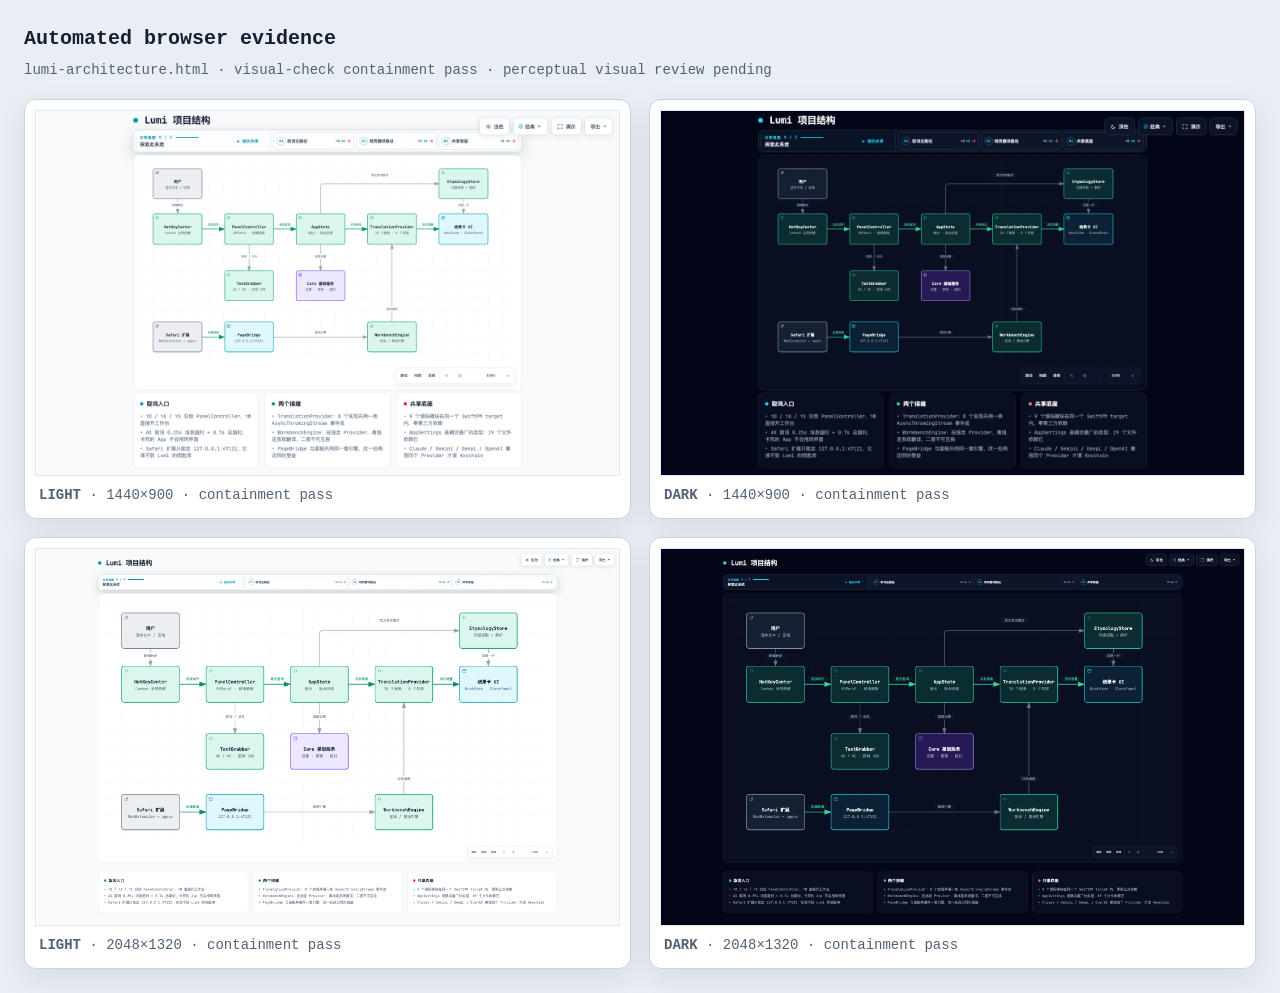
<file: docs/lumi-architecture.visual-check.html>
<!doctype html>
<html lang="en">
<head>
<meta charset="utf-8">
<meta name="viewport" content="width=device-width,initial-scale=1">
<title>Archify automated browser evidence · lumi-architecture.html</title>
<style>
*{box-sizing:border-box}body{margin:0;padding:24px;background:#e9eef5;color:#172033;font:14px/1.5 ui-monospace,SFMono-Regular,Menlo,Consolas,monospace}header{max-width:1500px;margin:0 auto 18px}h1{margin:0 0 6px;font-size:20px}p{margin:0;color:#526176}.grid{max-width:1500px;margin:auto;display:grid;grid-template-columns:repeat(2,minmax(0,1fr));gap:18px}figure{margin:0;padding:10px;background:white;border:1px solid #c9d4e3;border-radius:12px;box-shadow:0 10px 30px rgba(15,23,42,.08)}img{display:block;width:100%;height:auto;border:1px solid #e2e8f0}figcaption{padding:9px 4px 2px;color:#526176}@media(max-width:900px){.grid{grid-template-columns:1fr}}
</style>
</head>
<body>
<header><h1>Automated browser evidence</h1><p>lumi-architecture.html · visual-check containment pass · perceptual visual review pending</p></header>
<main class="grid">
      <figure>
        <img src="lumi-architecture.visual-check.1440x900.light.png" alt="light 1440 by 900">
        <figcaption><strong>LIGHT</strong> · 1440×900 · containment pass</figcaption>
      </figure>
      <figure>
        <img src="lumi-architecture.visual-check.1440x900.dark.png" alt="dark 1440 by 900">
        <figcaption><strong>DARK</strong> · 1440×900 · containment pass</figcaption>
      </figure>
      <figure>
        <img src="lumi-architecture.visual-check.2048x1320.light.png" alt="light 2048 by 1320">
        <figcaption><strong>LIGHT</strong> · 2048×1320 · containment pass</figcaption>
      </figure>
      <figure>
        <img src="lumi-architecture.visual-check.2048x1320.dark.png" alt="dark 2048 by 1320">
        <figcaption><strong>DARK</strong> · 2048×1320 · containment pass</figcaption>
      </figure>
</main>
</body>
</html>
</file>
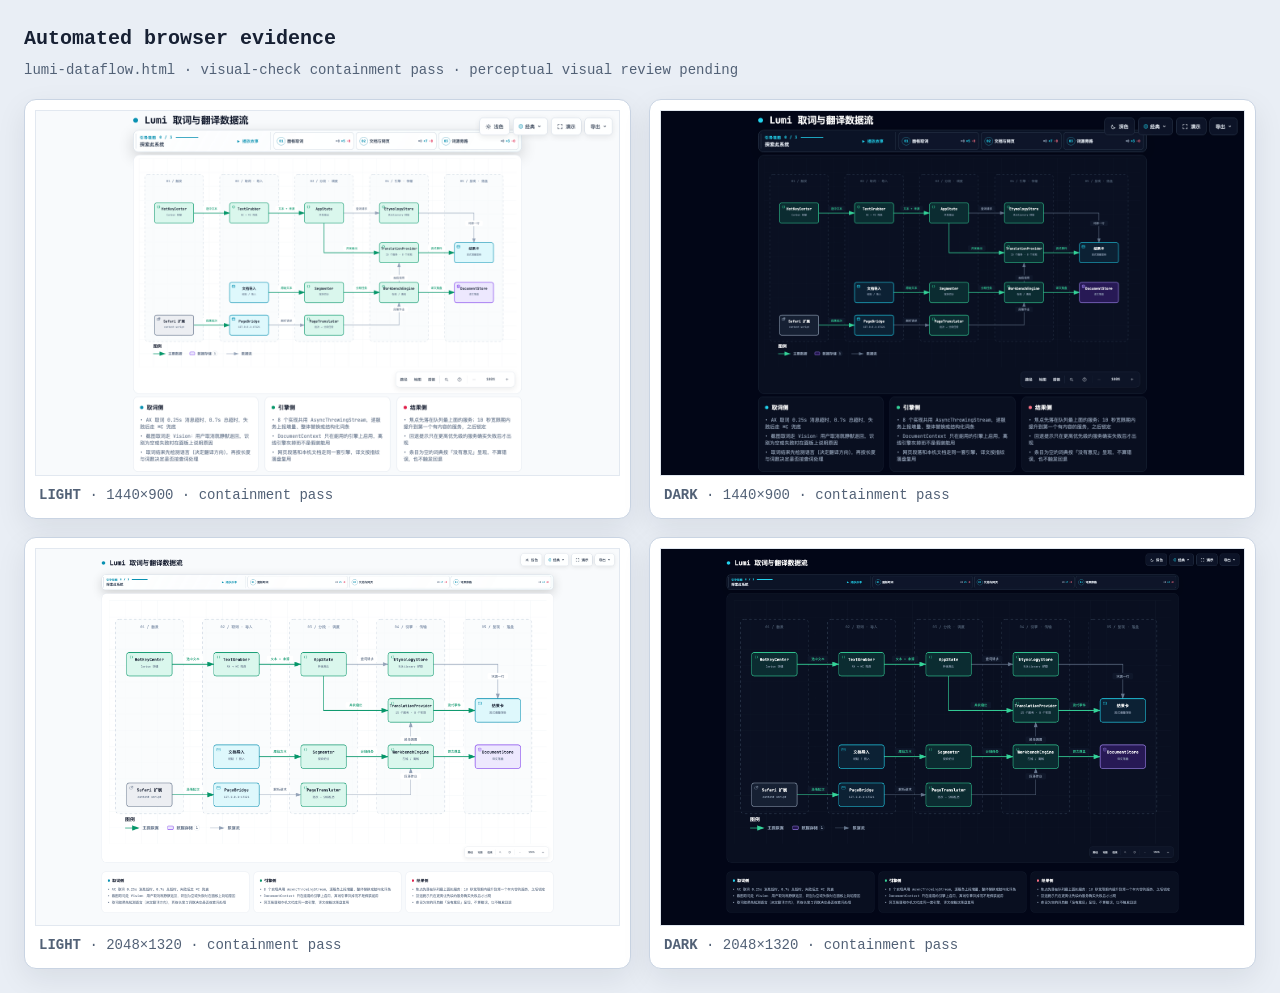
<file: docs/lumi-dataflow.visual-check.html>
<!doctype html>
<html lang="en">
<head>
<meta charset="utf-8">
<meta name="viewport" content="width=device-width,initial-scale=1">
<title>Archify automated browser evidence · lumi-dataflow.html</title>
<style>
*{box-sizing:border-box}body{margin:0;padding:24px;background:#e9eef5;color:#172033;font:14px/1.5 ui-monospace,SFMono-Regular,Menlo,Consolas,monospace}header{max-width:1500px;margin:0 auto 18px}h1{margin:0 0 6px;font-size:20px}p{margin:0;color:#526176}.grid{max-width:1500px;margin:auto;display:grid;grid-template-columns:repeat(2,minmax(0,1fr));gap:18px}figure{margin:0;padding:10px;background:white;border:1px solid #c9d4e3;border-radius:12px;box-shadow:0 10px 30px rgba(15,23,42,.08)}img{display:block;width:100%;height:auto;border:1px solid #e2e8f0}figcaption{padding:9px 4px 2px;color:#526176}@media(max-width:900px){.grid{grid-template-columns:1fr}}
</style>
</head>
<body>
<header><h1>Automated browser evidence</h1><p>lumi-dataflow.html · visual-check containment pass · perceptual visual review pending</p></header>
<main class="grid">
      <figure>
        <img src="lumi-dataflow.visual-check.1440x900.light.png" alt="light 1440 by 900">
        <figcaption><strong>LIGHT</strong> · 1440×900 · containment pass</figcaption>
      </figure>
      <figure>
        <img src="lumi-dataflow.visual-check.1440x900.dark.png" alt="dark 1440 by 900">
        <figcaption><strong>DARK</strong> · 1440×900 · containment pass</figcaption>
      </figure>
      <figure>
        <img src="lumi-dataflow.visual-check.2048x1320.light.png" alt="light 2048 by 1320">
        <figcaption><strong>LIGHT</strong> · 2048×1320 · containment pass</figcaption>
      </figure>
      <figure>
        <img src="lumi-dataflow.visual-check.2048x1320.dark.png" alt="dark 2048 by 1320">
        <figcaption><strong>DARK</strong> · 2048×1320 · containment pass</figcaption>
      </figure>
</main>
</body>
</html>
</file>
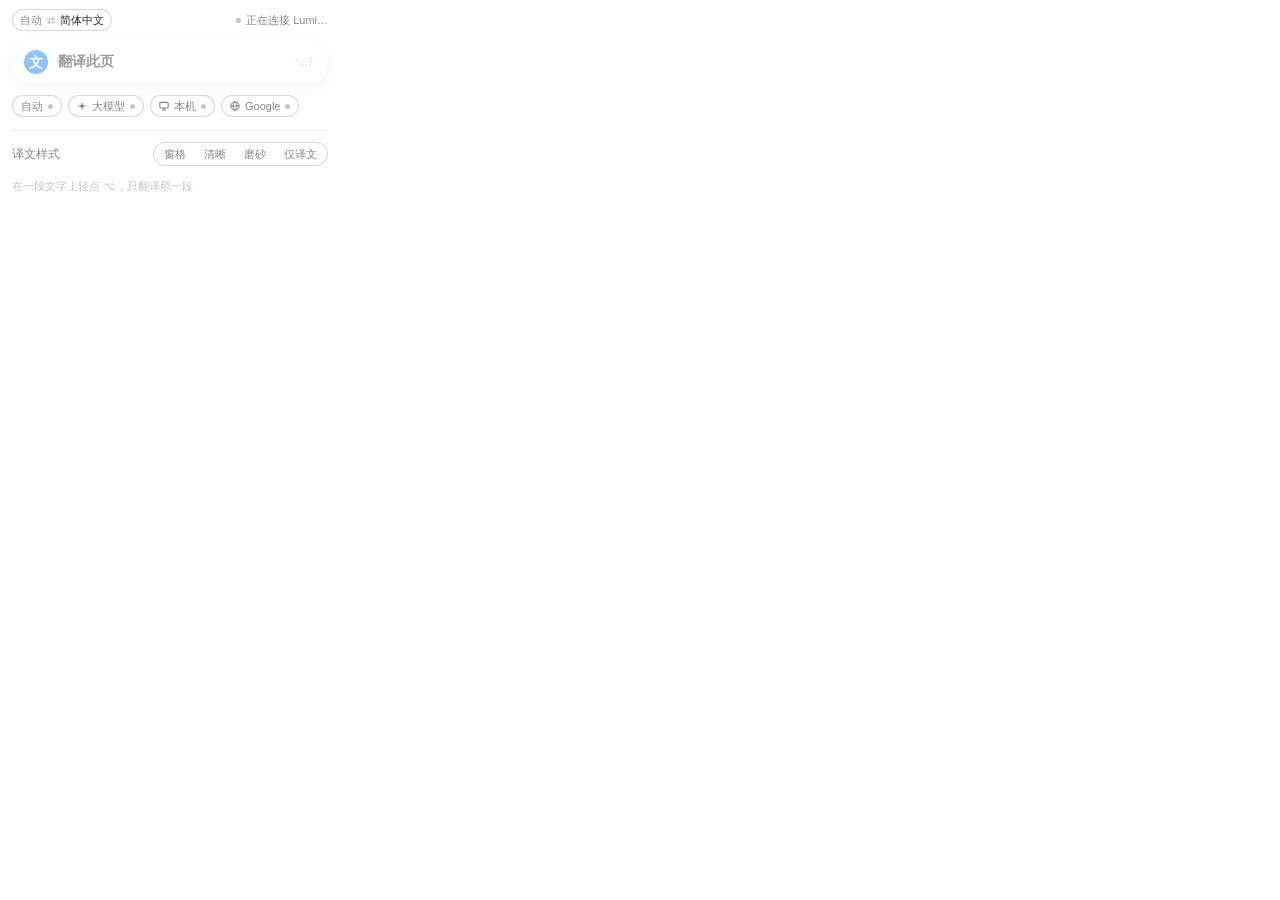
<file: Extensions/Safari/WebExtension/popup.html>
<!doctype html>
<html lang="zh-Hans">
<head>
  <meta charset="utf-8">
  <meta name="viewport" content="width=device-width">
  <title>Lumi 网页翻译</title>
  <link rel="stylesheet" href="popup.css">
</head>
<body>
  <!-- Laid out like Lumi's panel: the language chip in a 36pt header row,
       one glass control for the one thing you came to do, then the service
       rail. Safari's popover is the sheet, so nothing else here is glass. -->
  <header class="head">
    <label class="lang chip" title="译文语言">
      <span class="from">自动</span>
      <svg class="swap" viewBox="0 0 12 10" aria-hidden="true"><path d="M1 3h9M7.5 .8 10 3 7.5 5.2M11 7H2M4.5 4.8 2 7l2.5 2.2" fill="none" stroke="currentColor" stroke-width="1.3" stroke-linecap="round" stroke-linejoin="round"/></svg>
      <span class="to" id="target-name">简体中文</span>
      <select id="target" aria-label="译为"></select>
    </label>
    <span class="grow"></span>
    <span class="engine" id="engine"><i class="dot"></i><span>正在连接 Lumi…</span></span>
  </header>

  <button id="toggle" class="glass go" type="button" disabled>
    <span class="glyph" aria-hidden="true">文</span>
    <span class="go-label" id="toggle-label">翻译此页</span>
    <span class="go-meta" id="progress"></span>
    <kbd>⌥T</kbd>
  </button>

  <div class="rail" id="engines" role="radiogroup" aria-label="翻译引擎">
    <button type="button" role="radio" class="chip" data-engine="auto"><span>自动</span><i class="dot"></i></button>
    <button type="button" role="radio" class="chip" data-engine="online">
      <svg viewBox="0 0 12 12" aria-hidden="true"><path d="M6 .8 7.1 4.9 11.2 6 7.1 7.1 6 11.2 4.9 7.1.8 6l4.1-1.1z" fill="currentColor"/></svg>
      <span data-name>大模型</span><i class="dot"></i>
    </button>
    <button type="button" role="radio" class="chip" data-engine="offline">
      <svg viewBox="0 0 12 12" aria-hidden="true"><rect x="1" y="1.6" width="10" height="6.8" rx="1.2" fill="none" stroke="currentColor" stroke-width="1.3"/><path d="M4 10.8h4M6 8.5v2.2" stroke="currentColor" stroke-width="1.3" stroke-linecap="round"/></svg>
      <span>本机</span><i class="dot"></i>
    </button>
    <button type="button" role="radio" class="chip" data-engine="google">
      <svg viewBox="0 0 12 12" aria-hidden="true"><circle cx="6" cy="6" r="5" fill="none" stroke="currentColor" stroke-width="1.2"/><path d="M1 6h10M6 1c1.6 1.5 2.3 3.2 2.3 5S7.6 9.5 6 11M6 1C4.4 2.5 3.7 4.2 3.7 6S4.4 9.5 6 11" fill="none" stroke="currentColor" stroke-width="1.1"/></svg>
      <span>Google</span><i class="dot"></i>
    </button>
  </div>
  <p class="hint" id="engine-hint"></p>

  <section class="group">
    <div class="row">
      <span class="caption">译文样式</span>
      <div class="seg" id="styles" role="radiogroup" aria-label="译文样式">
        <i class="thumb" aria-hidden="true"></i>
        <button type="button" role="radio" data-style="pane" title="译文左侧一道细边">窗格</button>
        <button type="button" role="radio" data-style="clear" title="只用浅一点的字色区分">清晰</button>
        <button type="button" role="radio" data-style="frost" title="译文模糊，指上去才显示，适合练外语">磨砂</button>
        <button type="button" role="radio" data-style="replace" title="隐藏原文，指着译文可看原文">仅译文</button>
      </div>
    </div>
  </section>

  <section class="group" id="site" hidden>
    <label class="row switch-row">
      <span>总是翻译 <b id="host"></b></span>
      <input type="checkbox" class="switch" id="auto">
    </label>
    <label class="row switch-row">
      <span>在页面边缘显示 Lumi</span>
      <input type="checkbox" class="switch" id="dock">
    </label>
    <details id="notes-box">
      <summary class="row"><span>给模型的说明</span><svg class="chev" viewBox="0 0 8 12" aria-hidden="true"><path d="M2 1.5 6.5 6 2 10.5" fill="none" stroke="currentColor" stroke-width="1.6" stroke-linecap="round" stroke-linejoin="round"/></svg></summary>
      <textarea id="notes" rows="3" placeholder="这个网站讲什么、术语怎么译。例如：这是机器学习博客，attention 译作「注意力」，token 不译。"></textarea>
      <p class="hint">只对这个网站生效，只有大模型会读到。</p>
    </details>
  </section>

  <p class="blocked" id="blocked" hidden></p>

  <footer>在一段文字上轻点 <kbd>⌥</kbd>，只翻译那一段</footer>

  <script src="popup.js"></script>
</body>
</html>
</file>
<file: Extensions/Safari/WebExtension/popup.css>
/* The popup is Lumi's panel in a Safari popover. Every value here is one
   the app already uses, carried over from Chrome.swift and Motion.swift:
   11pt rounded medium for chrome, capsules with a 1px stroke at 22% for
   choices, accent at 18% fill / 55% stroke for the chosen one, 22pt icon
   squares, the system accent colour, and the panel's springs. */

:root {
  color-scheme: light dark;
  --accent: #007aff;
  --ink: rgba(0, 0, 0, 0.86);
  --ink-2: rgba(60, 60, 67, 0.62);
  --ink-3: rgba(60, 60, 67, 0.3);
  --stroke: rgba(60, 60, 67, 0.2);
  --rule: rgba(0, 0, 0, 0.07);
  --field: rgba(120, 120, 128, 0.1);
  --glass: rgba(255, 255, 255, 0.55);
  --rim: rgba(255, 255, 255, 0.9);
  --edge: rgba(0, 0, 0, 0.08);
  --green: #34c759;
  --orange: #ff9500;
  --chip: 500 11px/1 ui-rounded, -apple-system, "SF Pro Rounded", "PingFang SC", sans-serif;
  /* Motion.tap — spring(response: 0.22, dampingFraction: 0.8) */
  --tap: linear(0, .0414, .1399, .2653, .3975, .5237, .6366, .7329, .8116, .8737, .921, .9557, .9801,
    .9964, 1.0066, 1.0122, 1.0147, 1.0151, 1.0142, 1.0125, 1.0106, 1.0086, 1.0067, 1.0051, 1.0037,
    1.0026, 1.0017, 1.001, 1);
  /* Motion.pop — spring(response: 0.38, dampingFraction: 0.74) */
  --pop: linear(0, .0361, .1246, .2413, .3685, .4941, .6101, .712, .7979, .8675, .9218, .9626, .9916,
    1.0112, 1.0231, 1.0294, 1.0315, 1.0307, 1.0282, 1.0246, 1.0206, 1.0166, 1.0129, 1.0096, 1.0068,
    1.0045, 1.0027, 1.0014, 1);
}
@supports (color: AccentColor) {
  :root { --accent: AccentColor; }
}
@media (prefers-color-scheme: dark) {
  :root {
    --ink: rgba(255, 255, 255, 0.92);
    --ink-2: rgba(235, 235, 245, 0.6);
    --ink-3: rgba(235, 235, 245, 0.28);
    --stroke: rgba(235, 235, 245, 0.2);
    --rule: rgba(255, 255, 255, 0.08);
    --field: rgba(120, 120, 128, 0.22);
    --glass: rgba(60, 60, 67, 0.42);
    --rim: rgba(255, 255, 255, 0.28);
    --edge: rgba(255, 255, 255, 0.1);
  }
}

* { box-sizing: border-box; }

/* Transparent, so Safari's own popover material is the sheet — the same
   glass the panel is drawn in. */
html, body { margin: 0; background: transparent; }

body {
  width: 340px;
  padding: 0 12px 12px;
  color: var(--ink);
  font: 13px/1.4 -apple-system, "PingFang SC", "Hiragino Sans GB", sans-serif;
  -webkit-font-smoothing: antialiased;
  -webkit-user-select: none;
  user-select: none;
  cursor: default;
}

button, select, textarea, input { font: inherit; color: inherit; }
button { all: unset; box-sizing: border-box; cursor: default; }
:focus-visible { outline: 2px solid var(--accent); outline-offset: 2px; border-radius: 6px; }

kbd {
  font: var(--chip);
  color: var(--ink-3);
}

svg { flex: none; }

/* ------------------------------------------------------------------ chips */

.chip {
  display: inline-flex;
  align-items: center;
  gap: 5px;
  height: 22px;
  padding: 0 9px;
  border-radius: 11px;
  font: var(--chip);
  color: var(--ink-2);
  box-shadow: inset 0 0 0 1px var(--stroke);
  white-space: nowrap;
  transition: transform 0.31s var(--tap), color 0.2s, background-color 0.2s, box-shadow 0.2s;
}
.chip:active { transform: scale(0.95); }
.chip[aria-checked="true"] {
  color: var(--accent);
  background: color-mix(in srgb, var(--accent) 18%, transparent);
  box-shadow: inset 0 0 0 1px color-mix(in srgb, var(--accent) 55%, transparent);
}
.chip svg { width: 10px; height: 10px; }

.dot {
  width: 5px;
  height: 5px;
  border-radius: 50%;
  background: var(--ink-3);
  flex: none;
  transition: background-color 0.3s;
}
.dot.ok { background: var(--green); }
.dot.warn { background: color-mix(in srgb, var(--orange) 70%, transparent); }
.dot.bad { background: var(--orange); }
.dot.busy { background: var(--accent); animation: pulse 0.65s ease-in-out infinite alternate; }
.dot.off { display: none; }
@keyframes pulse { to { opacity: 0.3; } }

/* ----------------------------------------------------------------- header */

.head {
  display: flex;
  align-items: center;
  gap: 6px;
  height: 40px;
}
.grow { flex: 1; }

.lang {
  position: relative;
  gap: 4px;
  padding: 0 8px;
  color: var(--ink);
}
.lang .from { color: var(--ink-2); }
.lang .swap { width: 10px; height: 9px; color: var(--ink-3); }
.lang select {
  /* The native menu, invisible over the chip — Lumi's language chip is a
     Menu, and a menu is what should open. */
  position: absolute;
  inset: 0;
  opacity: 0;
  appearance: none;
  cursor: default;
}
.lang:hover { box-shadow: inset 0 0 0 1px color-mix(in srgb, var(--accent) 45%, transparent); }

.engine {
  display: inline-flex;
  align-items: center;
  gap: 5px;
  font: var(--chip);
  color: var(--ink-2);
  max-width: 150px;
}
.engine span { overflow: hidden; text-overflow: ellipsis; white-space: nowrap; }

/* ------------------------------------------------ the one glass control */

.glass {
  background:
    linear-gradient(180deg, rgba(255, 255, 255, 0.3) 0%, rgba(255, 255, 255, 0.05) 48%, rgba(255, 255, 255, 0) 52%),
    var(--glass);
  -webkit-backdrop-filter: blur(14px) saturate(1.8);
  backdrop-filter: blur(14px) saturate(1.8);
  box-shadow:
    inset 0 1px 0 0 var(--rim),
    inset 0 0 0 0.5px var(--edge),
    inset 0 -1px 1.5px rgba(255, 255, 255, 0.16),
    0 4px 14px rgba(0, 0, 0, 0.08),
    0 1px 2px rgba(0, 0, 0, 0.06);
}

.go {
  display: flex;
  align-items: center;
  gap: 10px;
  width: 100%;
  height: 44px;
  padding: 0 14px 0 12px;
  border-radius: 16px;
  transition: transform 0.31s var(--tap), filter 0.2s;
}
.go:active { transform: scale(0.98); filter: brightness(0.97); }
.go:disabled { opacity: 0.45; }
.go .glyph {
  display: grid;
  place-items: center;
  width: 24px;
  height: 24px;
  border-radius: 50%;
  font: 600 14px/1 ui-rounded, -apple-system, "PingFang SC", sans-serif;
  color: #fff;
  background: var(--accent);
  transition: background-color 0.3s, color 0.3s;
}
.go.on .glyph {
  color: var(--accent);
  background: color-mix(in srgb, var(--accent) 16%, transparent);
}
.go-label { font-size: 14px; font-weight: 600; }
.go-meta {
  flex: 1;
  text-align: right;
  font: var(--chip);
  font-variant-numeric: tabular-nums;
  color: var(--ink-2);
  overflow: hidden;
  text-overflow: ellipsis;
  white-space: nowrap;
}
.go-meta.fault { color: var(--orange); }

/* ------------------------------------------------------------ service rail */

.rail {
  display: flex;
  gap: 6px;
  margin: 10px -12px 0;
  padding: 1px 12px;
  overflow-x: auto;
  scrollbar-width: none;
}
.rail::-webkit-scrollbar { display: none; }
.rail .chip[aria-checked="false"].answered { color: var(--ink); }

.hint {
  margin: 7px 2px 0;
  font-size: 11.5px;
  line-height: 1.45;
  color: var(--ink-2);
}
.hint:empty { display: none; }

/* ----------------------------------------------------------------- groups */

.group {
  margin-top: 12px;
  padding-top: 8px;
  border-top: 1px solid var(--rule);
}
.row {
  display: flex;
  align-items: center;
  justify-content: space-between;
  gap: 10px;
  min-height: 30px;
}
.caption { color: var(--ink-2); font-size: 12px; }
.row b { font-weight: 600; }

/* Four halves in one capsule, the selection sliding between them — the
   EngineToggle from Chrome.swift, with two more halves. */
.seg {
  position: relative;
  display: grid;
  grid-template-columns: repeat(4, auto);
  padding: 2px;
  border-radius: 13px;
  box-shadow: inset 0 0 0 1px var(--stroke);
}
.seg button {
  position: relative;
  z-index: 1;
  height: 20px;
  padding: 0 9px;
  border-radius: 10px;
  font: var(--chip);
  line-height: 20px;
  color: var(--ink-2);
  transition: color 0.2s;
}
.seg button[aria-checked="true"] { color: var(--accent); }
.seg .thumb {
  position: absolute;
  top: 2px;
  left: 0;
  height: 20px;
  width: var(--w, 0);
  border-radius: 10px;
  background: color-mix(in srgb, var(--accent) 18%, transparent);
  transform: translateX(var(--x, 0));
  transition: transform 0.31s var(--tap), width 0.31s var(--tap);
}
.seg.instant .thumb { transition: none; }

/* A macOS switch at mini size. */
.switch {
  appearance: none;
  position: relative;
  flex: none;
  width: 28px;
  height: 16px;
  margin: 0;
  border-radius: 8px;
  background: var(--field);
  box-shadow: inset 0 0 0 0.5px var(--edge);
  transition: background-color 0.2s;
}
.switch::after {
  content: "";
  position: absolute;
  top: 1.5px;
  left: 1.5px;
  width: 13px;
  height: 13px;
  border-radius: 50%;
  background: #fff;
  box-shadow: 0 1px 2px rgba(0, 0, 0, 0.22), 0 0 0 0.5px rgba(0, 0, 0, 0.06);
  transition: transform 0.31s var(--tap);
}
.switch:checked { background: var(--accent); }
.switch:checked::after { transform: translateX(12px); }
.switch-row span { font-size: 12.5px; }

details { margin-top: 2px; }
summary { list-style: none; font-size: 12.5px; }
summary::-webkit-details-marker { display: none; }
summary .chev { width: 7px; height: 10px; color: var(--ink-3); transition: transform 0.31s var(--tap); }
details[open] summary .chev { transform: rotate(90deg); }
textarea {
  width: 100%;
  margin-top: 4px;
  padding: 8px 10px;
  border: 0;
  border-radius: 10px;
  background: var(--field);
  font-size: 12.5px;
  line-height: 1.45;
  resize: vertical;
  -webkit-user-select: text;
  user-select: text;
}
details .hint { margin: 5px 2px 0; }

.blocked {
  margin: 12px 0 0;
  padding: 10px 12px;
  border-radius: 12px;
  background: var(--field);
  color: var(--ink-2);
  font-size: 12px;
  line-height: 1.5;
}

footer {
  margin-top: 12px;
  font: var(--chip);
  font-weight: 400;
  color: var(--ink-3);
}

@media (prefers-reduced-motion: reduce) {
  *, *::after { transition: none !important; animation: none !important; }
}
</file>
